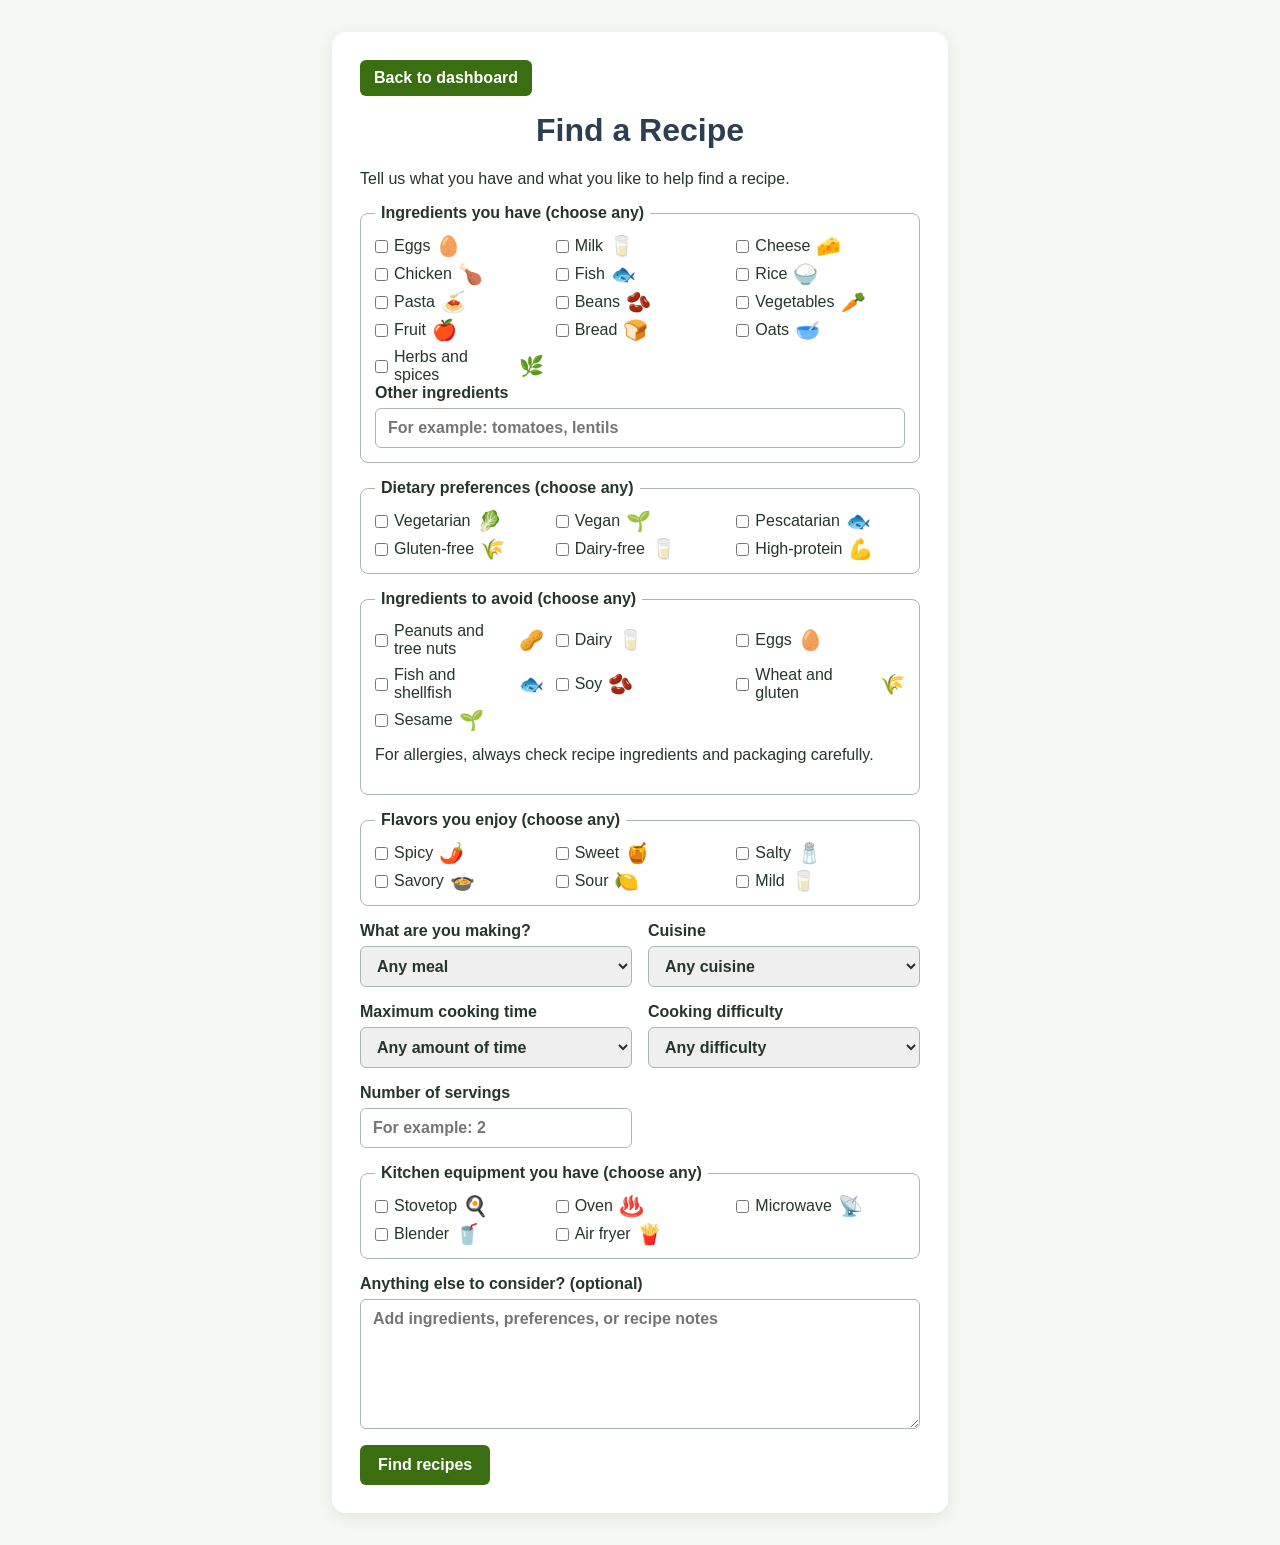
<file: heatlth-tracking-website/test.html>
<!DOCTYPE html>
<html lang="en">
<head>
    <meta charset="UTF-8">
    <meta name="viewport" content="width=device-width, initial-scale=1.0">
    <link rel="manifest" href="manifest.webmanifest">
    <meta name="theme-color" content="#1565c0">
    <title>Recipe Finder</title>
    <link rel="stylesheet" href="style.css">
</head>
<body class="question-page">
    <main class="question-form-card">
        <a class="question-back-link" href="dashboard.html">Back to dashboard</a>
        <h1>Find a Recipe</h1>
        <p>Tell us what you have and what you like to help find a recipe.</p>

        <form id="recipe-form" class="question-form">
            <fieldset class="ingredient-question">
                <legend>Ingredients you have (choose any)</legend>
                <div class="ingredient-options">
                    <label><input type="checkbox" name="ingredients" value="eggs">
                        <span>Eggs</span><span class="ingredient-doodle" aria-hidden="true">🥚</span>
                    </label>
                    <label><input type="checkbox" name="ingredients" value="milk">
                        <span>Milk</span><span class="ingredient-doodle" aria-hidden="true">🥛</span>
                    </label>
                    <label><input type="checkbox" name="ingredients" value="cheese">
                        <span>Cheese</span><span class="ingredient-doodle" aria-hidden="true">🧀</span>
                    </label>
                    <label><input type="checkbox" name="ingredients" value="chicken">
                        <span>Chicken</span><span class="ingredient-doodle" aria-hidden="true">🍗</span>
                    </label>
                    <label><input type="checkbox" name="ingredients" value="fish">
                        <span>Fish</span><span class="ingredient-doodle" aria-hidden="true">🐟</span>
                    </label>
                    <label><input type="checkbox" name="ingredients" value="rice">
                        <span>Rice</span><span class="ingredient-doodle" aria-hidden="true">🍚</span>
                    </label>
                    <label><input type="checkbox" name="ingredients" value="pasta">
                        <span>Pasta</span><span class="ingredient-doodle" aria-hidden="true">🍝</span>
                    </label>
                    <label><input type="checkbox" name="ingredients" value="beans">
                        <span>Beans</span><span class="ingredient-doodle" aria-hidden="true">🫘</span>
                    </label>
                    <label><input type="checkbox" name="ingredients" value="vegetables">
                        <span>Vegetables</span><span class="ingredient-doodle" aria-hidden="true">🥕</span>
                    </label>
                    <label><input type="checkbox" name="ingredients" value="fruit">
                        <span>Fruit</span><span class="ingredient-doodle" aria-hidden="true">🍎</span>
                    </label>
                    <label><input type="checkbox" name="ingredients" value="bread">
                        <span>Bread</span><span class="ingredient-doodle" aria-hidden="true">🍞</span>
                    </label>
                    <label><input type="checkbox" name="ingredients" value="oats">
                        <span>Oats</span><span class="ingredient-doodle" aria-hidden="true">🥣</span>
                    </label>
                    <label><input type="checkbox" name="ingredients" value="herbs and spices">
                        <span>Herbs and spices</span><span class="ingredient-doodle" aria-hidden="true">🌿</span>
                    </label>
                </div>
                <label class="question-field" for="other-ingredients">
                    Other ingredients
                    <input id="other-ingredients" name="otherIngredients"
                        placeholder="For example: tomatoes, lentils">
                </label>
            </fieldset>

            <fieldset class="ingredient-question">
                <legend>Dietary preferences (choose any)</legend>
                <div class="ingredient-options">
                    <label><input type="checkbox" name="diet" value="vegetarian">
                        <span>Vegetarian</span><span class="ingredient-doodle" aria-hidden="true">🥬</span>
                    </label>
                    <label><input type="checkbox" name="diet" value="vegan">
                        <span>Vegan</span><span class="ingredient-doodle" aria-hidden="true">🌱</span>
                    </label>
                    <label><input type="checkbox" name="diet" value="pescatarian">
                        <span>Pescatarian</span><span class="ingredient-doodle" aria-hidden="true">🐟</span>
                    </label>
                    <label><input type="checkbox" name="diet" value="gluten-free">
                        <span>Gluten-free</span><span class="ingredient-doodle" aria-hidden="true">🌾</span>
                    </label>
                    <label><input type="checkbox" name="diet" value="dairy-free">
                        <span>Dairy-free</span><span class="ingredient-doodle" aria-hidden="true">🥛</span>
                    </label>
                    <label><input type="checkbox" name="diet" value="high-protein">
                        <span>High-protein</span><span class="ingredient-doodle" aria-hidden="true">💪</span>
                    </label>
                </div>
            </fieldset>

            <fieldset class="ingredient-question">
                <legend>Ingredients to avoid (choose any)</legend>
                <div class="ingredient-options">
                    <label><input type="checkbox" name="avoid" value="peanuts and tree nuts">
                        <span>Peanuts and tree nuts</span><span class="ingredient-doodle" aria-hidden="true">🥜</span>
                    </label>
                    <label><input type="checkbox" name="avoid" value="dairy">
                        <span>Dairy</span><span class="ingredient-doodle" aria-hidden="true">🥛</span>
                    </label>
                    <label><input type="checkbox" name="avoid" value="eggs">
                        <span>Eggs</span><span class="ingredient-doodle" aria-hidden="true">🥚</span>
                    </label>
                    <label><input type="checkbox" name="avoid" value="fish and shellfish">
                        <span>Fish and shellfish</span><span class="ingredient-doodle" aria-hidden="true">🐟</span>
                    </label>
                    <label><input type="checkbox" name="avoid" value="soy">
                        <span>Soy</span><span class="ingredient-doodle" aria-hidden="true">🫘</span>
                    </label>
                    <label><input type="checkbox" name="avoid" value="wheat and gluten">
                        <span>Wheat and gluten</span><span class="ingredient-doodle" aria-hidden="true">🌾</span>
                    </label>
                    <label><input type="checkbox" name="avoid" value="sesame">
                        <span>Sesame</span><span class="ingredient-doodle" aria-hidden="true">🌱</span>
                    </label>
                </div>
                <p class="ingredient-note">
                    For allergies, always check recipe ingredients and packaging carefully.
                </p>
            </fieldset>

            <fieldset class="ingredient-question">
                <legend>Flavors you enjoy (choose any)</legend>
                <div class="ingredient-options">
                    <label><input type="checkbox" name="flavors" value="spicy">
                        <span>Spicy</span><span class="ingredient-doodle" aria-hidden="true">🌶️</span>
                    </label>
                    <label><input type="checkbox" name="flavors" value="sweet">
                        <span>Sweet</span><span class="ingredient-doodle" aria-hidden="true">🍯</span>
                    </label>
                    <label><input type="checkbox" name="flavors" value="salty">
                        <span>Salty</span><span class="ingredient-doodle" aria-hidden="true">🧂</span>
                    </label>
                    <label><input type="checkbox" name="flavors" value="savory">
                        <span>Savory</span><span class="ingredient-doodle" aria-hidden="true">🍲</span>
                    </label>
                    <label><input type="checkbox" name="flavors" value="sour">
                        <span>Sour</span><span class="ingredient-doodle" aria-hidden="true">🍋</span>
                    </label>
                    <label><input type="checkbox" name="flavors" value="mild">
                        <span>Mild</span><span class="ingredient-doodle" aria-hidden="true">🥛</span>
                    </label>
                </div>
            </fieldset>

            <div class="recipe-form-grid">
                <label class="question-field" for="meal-type">
                    What are you making?
                    <select id="meal-type" name="mealType">
                        <option value="">Any meal</option>
                        <option value="breakfast">Breakfast</option>
                        <option value="lunch">Lunch</option>
                        <option value="dinner">Dinner</option>
                        <option value="snack">Snack</option>
                        <option value="dessert">Dessert</option>
                    </select>
                </label>

                <label class="question-field" for="cuisine">
                    Cuisine
                    <select id="cuisine" name="cuisine">
                        <option value="">Any cuisine</option>
                        <option value="Italian">Italian</option>
                        <option value="Mexican">Mexican</option>
                        <option value="Mediterranean">Mediterranean</option>
                        <option value="Asian">Asian</option>
                        <option value="Indian">Indian</option>
                        <option value="American">American</option>
                    </select>
                </label>

                <label class="question-field" for="prep-time">
                    Maximum cooking time
                    <select id="prep-time" name="prepTime">
                        <option value="">Any amount of time</option>
                        <option value="15 minutes">15 minutes</option>
                        <option value="30 minutes">30 minutes</option>
                        <option value="45 minutes">45 minutes</option>
                        <option value="60 minutes">1 hour</option>
                    </select>
                </label>

                <label class="question-field" for="difficulty">
                    Cooking difficulty
                    <select id="difficulty" name="difficulty">
                        <option value="">Any difficulty</option>
                        <option value="easy">Easy</option>
                        <option value="moderate">Moderate</option>
                        <option value="challenging">Challenging</option>
                    </select>
                </label>

                <label class="question-field" for="servings">
                    Number of servings
                    <input id="servings" name="servings" type="number"
                        min="1" max="20" placeholder="For example: 2">
                </label>
            </div>

            <fieldset class="ingredient-question">
                <legend>Kitchen equipment you have (choose any)</legend>
                <div class="ingredient-options">
                    <label><input type="checkbox" name="equipment" value="stovetop">
                        <span>Stovetop</span><span class="ingredient-doodle" aria-hidden="true">🍳</span>
                    </label>
                    <label><input type="checkbox" name="equipment" value="oven">
                        <span>Oven</span><span class="ingredient-doodle" aria-hidden="true">♨️</span>
                    </label>
                    <label><input type="checkbox" name="equipment" value="microwave">
                        <span>Microwave</span><span class="ingredient-doodle" aria-hidden="true">📡</span>
                    </label>
                    <label><input type="checkbox" name="equipment" value="blender">
                        <span>Blender</span><span class="ingredient-doodle" aria-hidden="true">🥤</span>
                    </label>
                    <label><input type="checkbox" name="equipment" value="air fryer">
                        <span>Air fryer</span><span class="ingredient-doodle" aria-hidden="true">🍟</span>
                    </label>
                </div>
            </fieldset>

            <label class="question-field" for="extra-notes">
                Anything else to consider? (optional)
                <textarea id="extra-notes" name="extraNotes"
                    placeholder="Add ingredients, preferences, or recipe notes"></textarea>
            </label>

            <button type="submit">Find recipes</button>
        </form>

        <section id="recipe-results" class="recipe-results" aria-live="polite" hidden>
            <h2 id="recipe-results-title">Recipe idea</h2>
            <p id="recipe-results-message"></p>
            <article id="suggested-recipe" class="suggested-recipe" hidden>
                <div class="suggested-recipe-heading">
                    <span id="suggested-recipe-doodle" class="suggested-recipe-doodle"
                        aria-hidden="true"></span>
                    <div>
                        <h3 id="suggested-recipe-name"></h3>
                        <p id="suggested-recipe-details"></p>
                    </div>
                </div>
                <h4>Ingredients</h4>
                <ul id="suggested-recipe-ingredients"></ul>
                <h4>How to make it</h4>
                <ol id="suggested-recipe-steps"></ol>
                <p class="ingredient-note">
                    Suggestions are for inspiration. Check all ingredients carefully,
                    especially if you have a food allergy.
                </p>
                <img id="suggested-recipe-image" class="suggested-recipe-image"
                    alt="" hidden>
            </article>
            <button id="another-recipe-button" type="button" hidden>
                Show another matching recipe
            </button>
        </section>
    </main>

    <script>
        const recipeForm = document.getElementById('recipe-form');
        const recipeResults = document.getElementById('recipe-results');
        const recipeResultsMessage = document.getElementById('recipe-results-message');
        const suggestedRecipe = document.getElementById('suggested-recipe');
        const anotherRecipeButton = document.getElementById('another-recipe-button');
        const recipeImages = {
            'Chickpea and Spinach Curry':
                'https://images.unsplash.com/photo-1547592180-85f173990554?auto=format&fit=crop&w=900&q=85',
            'Chicken and Vegetable Rice Bowl':
                'https://images.unsplash.com/photo-1512621776951-a57141f2eefd?auto=format&fit=crop&w=900&q=85',
            'Black Bean and Vegetable Tacos':
                'https://images.unsplash.com/photo-1551504734-5ee1c4a1479b?auto=format&fit=crop&w=900&q=85',
            'Tomato and Vegetable Pasta':
                'https://images.unsplash.com/photo-1473093295043-cdd812d0e601?auto=format&fit=crop&w=900&q=85',
            'Fruit and Honey Overnight Oats':
                'https://images.unsplash.com/photo-1490645935967-10de6ba17061?auto=format&fit=crop&w=900&q=85',
            'Vegetable and Cheese Omelette':
                'https://images.unsplash.com/photo-1525351484163-7529414344d8?auto=format&fit=crop&w=900&q=85',
            'Salmon and Vegetable Rice':
                'https://images.unsplash.com/photo-1467003909585-2f8a72700288?auto=format&fit=crop&w=900&q=85',
            'Avocado and Tomato Toast':
                'https://images.unsplash.com/photo-1525351484163-7529414344d8?auto=format&fit=crop&w=900&q=85'
        };
        const recipeCollection = [
            {
                name: 'Chickpea and Spinach Curry',
                doodle: '🍛',
                meal: 'dinner',
                cuisine: 'Indian',
                minutes: 30,
                difficulty: 'easy',
                servings: 2,
                ingredients: ['beans', 'vegetables', 'rice', 'herbs and spices'],
                diet: ['vegetarian', 'vegan', 'gluten-free', 'dairy-free'],
                flavors: ['spicy', 'savory'],
                allergens: [],
                equipment: ['stovetop'],
                ingredientList: [
                    '1 can chickpeas, drained',
                    '2 cups spinach or chopped vegetables',
                    '1 cup cooked rice',
                    '1 cup crushed tomatoes',
                    '1 teaspoon curry powder',
                    '1 tablespoon cooking oil'
                ],
                steps: [
                    'Warm the oil in a pan over medium heat.',
                    'Stir in the curry powder and tomatoes; simmer for 5 minutes.',
                    'Add chickpeas and vegetables. Cook until hot and tender.',
                    'Serve over cooked rice.'
                ]
            },
            {
                name: 'Chicken and Vegetable Rice Bowl',
                doodle: '🍚',
                meal: 'dinner',
                cuisine: 'Asian',
                minutes: 30,
                difficulty: 'easy',
                servings: 2,
                ingredients: ['chicken', 'rice', 'vegetables', 'herbs and spices'],
                diet: ['gluten-free', 'dairy-free', 'high-protein'],
                flavors: ['savory', 'mild'],
                allergens: [],
                equipment: ['stovetop'],
                ingredientList: [
                    '1 chicken breast, cut into small pieces',
                    '1 cup rice',
                    '2 cups chopped vegetables',
                    '1 tablespoon cooking oil',
                    'Garlic, lemon, salt, and pepper to taste'
                ],
                steps: [
                    'Cook the rice according to its package directions.',
                    'Heat oil in a pan and cook the chicken until fully cooked.',
                    'Add vegetables and cook until tender-crisp.',
                    'Season with garlic, lemon, salt, and pepper, then serve over rice.'
                ]
            },
            {
                name: 'Black Bean and Vegetable Tacos',
                doodle: '🌮',
                meal: 'dinner',
                cuisine: 'Mexican',
                minutes: 25,
                difficulty: 'easy',
                servings: 2,
                ingredients: ['beans', 'vegetables', 'herbs and spices'],
                diet: ['vegetarian', 'vegan', 'dairy-free'],
                flavors: ['spicy', 'savory'],
                allergens: ['wheat and gluten'],
                equipment: ['stovetop'],
                ingredientList: [
                    '1 can black beans, drained',
                    '4 small tortillas',
                    '1 cup chopped tomato or other vegetables',
                    '1 teaspoon cumin',
                    'Lime juice and salsa to taste'
                ],
                steps: [
                    'Warm the beans in a pan with cumin and a splash of water.',
                    'Warm the tortillas in a dry pan.',
                    'Fill each tortilla with beans and chopped vegetables.',
                    'Finish with lime juice and salsa.'
                ]
            },
            {
                name: 'Tomato and Vegetable Pasta',
                doodle: '🍝',
                meal: 'dinner',
                cuisine: 'Italian',
                minutes: 30,
                difficulty: 'easy',
                servings: 2,
                ingredients: ['pasta', 'vegetables', 'cheese', 'herbs and spices'],
                diet: ['vegetarian'],
                flavors: ['savory', 'mild'],
                allergens: ['wheat and gluten', 'dairy'],
                equipment: ['stovetop'],
                ingredientList: [
                    '160 g pasta',
                    '2 cups chopped vegetables',
                    '1 cup crushed tomatoes',
                    '1 tablespoon olive oil',
                    'Dried herbs and grated cheese (optional)'
                ],
                steps: [
                    'Cook the pasta according to its package directions.',
                    'Warm olive oil in a pan and cook the vegetables until tender.',
                    'Add crushed tomatoes and herbs; simmer for 10 minutes.',
                    'Toss the sauce with drained pasta and add cheese if desired.'
                ]
            },
            {
                name: 'Fruit and Honey Overnight Oats',
                doodle: '🥣',
                meal: 'breakfast',
                cuisine: 'American',
                minutes: 10,
                difficulty: 'easy',
                servings: 1,
                ingredients: ['oats', 'milk', 'fruit'],
                diet: ['vegetarian'],
                flavors: ['sweet', 'mild'],
                allergens: ['dairy', 'wheat and gluten'],
                equipment: [],
                ingredientList: [
                    '1/2 cup rolled oats',
                    '1/2 cup milk',
                    '1/2 cup chopped fruit',
                    '1 teaspoon honey (optional)'
                ],
                steps: [
                    'Stir the oats and milk together in a covered container.',
                    'Refrigerate for at least 4 hours or overnight.',
                    'Top with chopped fruit and honey before eating.'
                ]
            },
            {
                name: 'Vegetable and Cheese Omelette',
                doodle: '🍳',
                meal: 'breakfast',
                cuisine: 'American',
                minutes: 15,
                difficulty: 'easy',
                servings: 1,
                ingredients: ['eggs', 'cheese', 'vegetables'],
                diet: ['vegetarian', 'gluten-free', 'high-protein'],
                flavors: ['savory', 'salty'],
                allergens: ['eggs', 'dairy'],
                equipment: ['stovetop'],
                ingredientList: [
                    '2 eggs',
                    '1/4 cup chopped vegetables',
                    '2 tablespoons grated cheese',
                    '1 teaspoon cooking oil'
                ],
                steps: [
                    'Beat the eggs in a bowl.',
                    'Warm oil in a small pan and cook the vegetables until softened.',
                    'Pour in the eggs and cook gently until nearly set.',
                    'Add cheese, fold the omelette, and cook until the eggs are firm.'
                ]
            },
            {
                name: 'Salmon and Vegetable Rice',
                doodle: '🐟',
                meal: 'dinner',
                cuisine: 'Asian',
                minutes: 30,
                difficulty: 'moderate',
                servings: 2,
                ingredients: ['fish', 'rice', 'vegetables', 'herbs and spices'],
                diet: ['pescatarian', 'gluten-free', 'dairy-free', 'high-protein'],
                flavors: ['savory', 'mild'],
                allergens: ['fish and shellfish'],
                equipment: ['stovetop', 'oven'],
                ingredientList: [
                    '2 salmon fillets',
                    '1 cup rice',
                    '2 cups vegetables',
                    '1 tablespoon oil',
                    'Lemon, salt, and pepper to taste'
                ],
                steps: [
                    'Cook the rice according to its package directions.',
                    'Bake salmon at 200 C (400 F) until it flakes easily, about 12-15 minutes.',
                    'Steam or saute the vegetables until tender.',
                    'Serve the salmon and vegetables with rice and lemon.'
                ]
            },
            {
                name: 'Avocado and Tomato Toast',
                doodle: '🥑',
                meal: 'lunch',
                cuisine: 'American',
                minutes: 10,
                difficulty: 'easy',
                servings: 1,
                ingredients: ['bread', 'vegetables', 'herbs and spices'],
                diet: ['vegetarian', 'vegan', 'dairy-free'],
                flavors: ['savory', 'sour'],
                allergens: ['wheat and gluten'],
                equipment: [],
                ingredientList: [
                    '2 slices bread',
                    '1 ripe avocado',
                    '1 small tomato, sliced',
                    'Lemon juice, salt, and pepper to taste'
                ],
                steps: [
                    'Toast the bread.',
                    'Mash avocado with a squeeze of lemon juice, salt, and pepper.',
                    'Spread avocado on the toast and top with sliced tomato.'
                ]
            }
        ];
        let matchingRecipes = [];
        let nextRecipeIndex = 0;

        const selectedValues = (formData, name) =>
            formData.getAll(name).map(String);

        function recipeMatches(recipe, preferences) {
            if (preferences.diet.some(item => !recipe.diet.includes(item))) {
                return false;
            }
            if (preferences.avoid.some(item => recipe.allergens.includes(item))) {
                return false;
            }
            if (preferences.meal && recipe.meal !== preferences.meal) {
                return false;
            }
            if (preferences.cuisine && recipe.cuisine !== preferences.cuisine) {
                return false;
            }
            if (preferences.prepTime &&
                recipe.minutes > Number.parseInt(preferences.prepTime, 10)) {
                return false;
            }
            if (preferences.difficulty &&
                recipe.difficulty !== preferences.difficulty) {
                return false;
            }
            if (preferences.equipment.length > 0 &&
                recipe.equipment.some(item => !preferences.equipment.includes(item))) {
                return false;
            }
            if (preferences.ingredients.length > 0 &&
                !preferences.ingredients.some(item => recipe.ingredients.includes(item))) {
                return false;
            }
            if (preferences.otherIngredients.length > 0 &&
                !preferences.otherIngredients.some(item =>
                    recipe.ingredients.includes(item) ||
                    Object.entries({
                        avocado: 'vegetables',
                        carrot: 'vegetables',
                        chickpea: 'beans',
                        chickpeas: 'beans',
                        onion: 'vegetables',
                        pepper: 'vegetables',
                        spinach: 'vegetables',
                        tomato: 'vegetables',
                        tomatoes: 'vegetables'
                    }).some(([alias, category]) =>
                        item.includes(alias) && recipe.ingredients.includes(category)
                    ) ||
                    recipe.ingredientList.some(recipeIngredient =>
                        recipeIngredient.toLowerCase().includes(item)
                    )
                )) {
                return false;
            }

            return true;
        }

        function recipeScore(recipe, preferences) {
            return preferences.flavors.filter(item => recipe.flavors.includes(item)).length;
        }

        function scaleIngredient(item, servings, originalServings) {
            const amountMatch = item.match(/^(\d+(?:\.\d+)?|\d+\/\d+)(?=\s)/);
            if (!amountMatch) {
                return item;
            }

            const amount = amountMatch[1].includes('/')
                ? amountMatch[1].split('/').reduce(
                    (numerator, denominator) => Number(numerator) / Number(denominator)
                )
                : Number(amountMatch[1]);
            const scaledAmount = Math.round(
                amount * servings / originalServings * 100
            ) / 100;
            const remainingText = item.slice(amountMatch[0].length).trimStart();
            const unitMatch = remainingText.match(/^([a-z]+)(.*)$/i);
            if (scaledAmount !== 1 && unitMatch) {
                const pluralUnits = {
                    breast: 'breasts',
                    can: 'cans',
                    cup: 'cups',
                    egg: 'eggs',
                    fillet: 'fillets',
                    slice: 'slices',
                    tablespoon: 'tablespoons',
                    teaspoon: 'teaspoons'
                };
                const unit = unitMatch[1].toLowerCase();
                return `${scaledAmount} ${pluralUnits[unit] ?? unitMatch[1]}${unitMatch[2]}`;
            }
            return `${scaledAmount} ${remainingText}`;
        }

        function renderRecipe(recipe, servings) {
            const doodle = document.getElementById('suggested-recipe-doodle');
            const name = document.getElementById('suggested-recipe-name');
            const details = document.getElementById('suggested-recipe-details');
            const ingredientsList = document.getElementById('suggested-recipe-ingredients');
            const stepsList = document.getElementById('suggested-recipe-steps');
            const image = document.getElementById('suggested-recipe-image');
            const targetServings = Number(servings) || recipe.servings;
            const ingredientItems = recipe.ingredientList.map(item => {
                const element = document.createElement('li');
                element.textContent = scaleIngredient(
                    item,
                    targetServings,
                    recipe.servings
                );
                return element;
            });
            const stepItems = recipe.steps.map(item => {
                const element = document.createElement('li');
                element.textContent = item;
                return element;
            });

            doodle.textContent = recipe.doodle;
            name.textContent = recipe.name;
            details.textContent =
                `${recipe.cuisine} | ${recipe.minutes} min | ${recipe.difficulty} | Serves ${targetServings}`;
            image.hidden = false;
            image.alt = `${recipe.name}, prepared and ready to serve`;
            image.src = recipeImages[recipe.name];
            image.onerror = () => {
                image.hidden = true;
                recipeResultsMessage.textContent =
                    'The recipe is shown above, but its photo could not be loaded.';
            };
            ingredientsList.replaceChildren(...ingredientItems);
            stepsList.replaceChildren(...stepItems);
            suggestedRecipe.hidden = false;
            recipeResultsMessage.textContent = '';
            anotherRecipeButton.hidden = matchingRecipes.length < 2;
        }

        function showNextRecipe() {
            if (matchingRecipes.length === 0) {
                return;
            }

            const recipe = matchingRecipes[nextRecipeIndex];
            nextRecipeIndex = (nextRecipeIndex + 1) % matchingRecipes.length;
            const servings = new FormData(recipeForm).get('servings')?.toString();
            renderRecipe(recipe, servings);
        }

        recipeForm.addEventListener('submit', event => {
            event.preventDefault();
            const formData = new FormData(recipeForm);
            const otherIngredients = formData.get('otherIngredients')
                ?.toString()
                .toLowerCase()
                .split(',')
                .map(item => item.trim())
                .filter(Boolean) ?? [];
            const preferences = {
                ingredients: selectedValues(formData, 'ingredients'),
                otherIngredients,
                diet: selectedValues(formData, 'diet'),
                avoid: selectedValues(formData, 'avoid'),
                flavors: selectedValues(formData, 'flavors'),
                equipment: selectedValues(formData, 'equipment'),
                meal: formData.get('mealType')?.toString() ?? '',
                cuisine: formData.get('cuisine')?.toString() ?? '',
                prepTime: formData.get('prepTime')?.toString() ?? '',
                difficulty: formData.get('difficulty')?.toString() ?? ''
            };
            const matched = recipeCollection.filter(recipe =>
                recipeMatches(recipe, preferences)
            );
            matchingRecipes = matched.sort((first, second) =>
                recipeScore(second, preferences) - recipeScore(first, preferences)
            );
            nextRecipeIndex = 0;
            recipeResults.hidden = false;
            if (matchingRecipes.length === 0) {
                suggestedRecipe.hidden = true;
                anotherRecipeButton.hidden = true;
                recipeResultsMessage.textContent =
                    'No recipe in our current collection matches all those choices. Try removing a filter or selecting different ingredients.';
            } else {
                showNextRecipe();
            }
            recipeResults.scrollIntoView({ behavior: 'smooth', block: 'nearest' });
        });

        anotherRecipeButton.addEventListener('click', showNextRecipe);
    </script>
</body>
</html>
</file>
<file: heatlth-tracking-website/style.css>
body {
    font-family: 'Segoe UI', Tahoma, Geneva, Verdana, sans-serif;
    background-color: #f8f9fa;
    margin: 20px;
    color: #2c3e50;
}

body[hidden] {
    display: none;
}

.plant-pet {
    position: fixed;
    z-index: 5;
    top: -100px;
    left: 12px;
    width: 78px;
    height: 85px;
    pointer-events: auto;
    cursor: grab;
    touch-action: none;
    user-select: none;
}

.plant-water-bottle {
    position: fixed;
    z-index: 6;
    width: 28px;
    height: 42px;
    padding: 0;
    border: 0;
    background: transparent;
    cursor: grab;
    touch-action: none;
    user-select: none;
}

.plant-water-bottle img {
    display: block;
    width: 100%;
    height: 100%;
    pointer-events: none;
    transform: rotate(var(--bottle-tilt, 0deg));
    transform-origin: center bottom;
    transition: transform 140ms ease-out;
}

.plant-water-bottle-held img {
    animation: plant-water-bottle-wiggle 180ms ease-in-out infinite alternate;
}

@keyframes plant-water-bottle-wiggle {
    from {
        transform: rotate(calc(var(--bottle-tilt, 0deg) - 7deg));
    }
    to {
        transform: rotate(calc(var(--bottle-tilt, 0deg) + 7deg));
    }
}

.plant-water-bottle-held {
    z-index: 30;
    cursor: grabbing;
    filter: drop-shadow(0 3px 5px rgb(36 123 155 / 45%));
}

.plant-pet-water-target img {
    filter: drop-shadow(0 0 8px #6bdcff);
}

.plant-pet-golden img {
    filter: sepia(1) saturate(4) hue-rotate(2deg) brightness(1.15);
}

.plant-pet img {
    display: block;
    width: 100%;
    height: 100%;
    transform-origin: center bottom;
    pointer-events: none;
}

.plant-pet-drink-progress {
    position: absolute;
    top: -8px;
    left: 50%;
    width: 42px;
    height: 6px;
    overflow: hidden;
    border: 1px solid #247b9b;
    border-radius: 999px;
    background: #e8f7fc;
    box-shadow: 0 1px 3px rgb(0 0 0 / 20%);
    transform: translateX(-50%);
}

.plant-pet-drink-progress-fill {
    display: block;
    width: 100%;
    height: 100%;
    border-radius: inherit;
    background: linear-gradient(90deg, #45bde0, #8ce5f7);
    transform: scaleX(0);
    transform-origin: left center;
}

.plant-pet-hearts {
    position: absolute;
    top: 4px;
    left: 50%;
    display: flex;
    gap: 3px;
    transform: translateX(-50%);
}

.plant-pet-hearts:empty {
    display: none;
}

.plant-pet-hearts span {
    color: #e74c65;
    font-size: 13px;
    line-height: 1;
    animation: pet-heart-float 900ms ease-out both;
    animation-delay: calc(var(--heart-index) * 90ms);
}

.plant-pet-hearts span:nth-child(2) {
    margin-top: -7px;
}

.plant-pet-loved img {
    animation: plant-pet-loved 220ms ease-in-out 2 alternate;
}

@keyframes pet-heart-float {
    from {
        opacity: 0;
        translate: 0 8px;
        scale: .7;
    }
    20% {
        opacity: 1;
    }
    to {
        opacity: 0;
        translate: 0 -18px;
        scale: 1;
    }
}

@keyframes plant-pet-loved {
    to {
        scale: 1.08;
    }
}

.plant-pet-facing-left img {
    transform: scaleX(var(--pet-facing, 1));
}

.plant-pet-wall-left img {
    transform: rotate(90deg);
    transform-origin: center center;
}

.plant-pet-wall-right img {
    transform: rotate(-90deg);
    transform-origin: center center;
}

.plant-pet-airborne img {
    animation: plant-pet-airborne 360ms ease-in-out infinite alternate;
}

.plant-pet-dragging {
    cursor: grabbing;
}

.plant-pet-dragging img {
    animation: plant-pet-airborne 360ms ease-in-out infinite alternate;
}

@keyframes plant-pet-airborne {
    from {
        transform: scaleX(var(--pet-facing, 1)) rotate(-7deg) translateY(-2px);
    }
    to {
        transform: scaleX(var(--pet-facing, 1)) rotate(7deg) translateY(1px);
    }
}

.plant-pet-walking {
    animation: plant-pet-forward-hop 300ms ease-in-out infinite alternate;
}

.plant-pet-walking img {
    animation: plant-pet-walk-bob 420ms ease-in-out infinite alternate;
}

@keyframes plant-pet-forward-hop {
    0% {
        transform: translate3d(0, 0, 0);
    }
    35% {
        transform: translate3d(var(--pet-walk-drift, 5px), -8px, 0);
    }
    100% {
        transform: translate3d(var(--pet-walk-drift, 5px), 0, 0);
    }
}

@keyframes plant-pet-walk-bob {
    from {
        translate: 0 0;
    }
    to {
        translate: 0 -4px;
    }
}

@media (prefers-reduced-motion: reduce) {
    .plant-pet-walking img,
    .plant-pet-airborne img,
    .plant-pet-dragging img,
    .plant-pet-loved img,
    .plant-pet-hearts span {
        animation: none;
    }

    .plant-water-bottle img,
    .plant-water-bottle-held img {
        transition: none;
        animation: none;
    }
}

.account-bar {
    position: sticky;
    top: 0;
    z-index: 20;
    display: flex;
    justify-content: center;
    align-items: center;
    gap: 16px;
    margin: -20px -20px 16px;
    padding: 10px 20px;
    background-color: #1565c0;
    box-shadow: 0 2px 8px rgba(0, 0, 0, 0.16);
}

.dashboard-nav {
    display: flex;
    align-items: center;
    justify-content: center;
    flex-wrap: wrap;
    gap: 8px;
    flex: 1;
}

.dashboard-nav a {
    display: inline-block;
    padding: 9px 12px;
    border-radius: 6px;
    color: #ffffff;
    font: inherit;
    font-weight: 600;
    text-decoration: none;
    transition: background-color 150ms ease, transform 150ms ease;
}

.dashboard-nav a:hover,
.dashboard-nav a:focus-visible {
    background-color: #0d47a1;
    transform: translateY(-1px);
}

.dashboard-nav a:focus-visible {
    outline: 2px solid #ffffff;
    outline-offset: 2px;
}

#dashboard-home,
#activities-section,
#daily-overview,
#recipe-ideas {
    scroll-margin-top: 84px;
}

@media (max-width: 600px) {
    .account-bar {
        align-items: flex-start;
        padding: 10px 12px;
        margin-right: -20px;
        margin-left: -20px;
    }

    .dashboard-nav {
        gap: 4px;
    }

    .dashboard-nav a {
        padding: 8px;
        font-size: 14px;
    }
}

.account-menu-container {
    position: relative;
}

.account-menu-container::after {
    position: absolute;
    left: 50%;
    bottom: -32px;
    width: 26px;
    height: 30px;
    margin-left: -13px;
    background: url("profile-heart.svg") center / contain no-repeat;
    content: "";
    pointer-events: none;
    transform-origin: center bottom;
    animation: profile-heartbeat 2.6s ease-in-out infinite;
}

.account-menu-container::before {
    position: absolute;
    left: 50%;
    bottom: -46px;
    width: 38px;
    height: 12px;
    margin-left: -19px;
    background: url("profile-heartbeat.svg") center / contain no-repeat;
    content: "";
    pointer-events: none;
    transform-origin: center;
    animation: monitor-pulse 2.6s ease-in-out infinite;
}

@keyframes profile-heartbeat {
    0%, 70%, 100% {
        transform: translateY(0);
    }
    76% {
        transform: translateY(-2px) scale(1.04);
    }
    82% {
        transform: translateY(0) scale(1);
    }
    88% {
        transform: translateY(-1px) scale(1.02);
    }
    94% {
        transform: translateY(0) scale(1);
    }
}

@keyframes monitor-pulse {
    0%, 70%, 100% {
        transform: scaleY(1);
    }
    76% {
        transform: scaleY(1.35);
    }
    82% {
        transform: scaleY(1);
    }
    88% {
        transform: scaleY(1.2);
    }
    94% {
        transform: scaleY(1);
    }
}

.account-bar .photo-button {
    width: 48px;
    height: 48px;
    padding: 0;
    margin: 0;
    border: 2px solid #3b6e11;
    border-radius: 50%;
    overflow: hidden;
    flex: 0 0 48px;
    background-color: #ffffff;
}

.account-bar .photo-button:hover {
    transform: scale(1.05);
}

.photo-button img {
    display: block;
    width: 100%;
    height: 100%;
    object-fit: cover;
}

.account-menu {
    position: absolute;
    z-index: 10;
    top: calc(100% + 8px);
    right: 0;
    display: grid;
    gap: 10px;
    min-width: 190px;
    padding: 14px;
    background: #ffffff;
    border: 1px solid #ecf0f1;
    border-radius: 8px;
    box-shadow: 0 4px 12px rgba(0, 0, 0, 0.12);
    overflow-wrap: anywhere;
}

.account-menu[hidden] {
    display: none;
}

.account-menu #sign-out {
    margin-top: 0;
}

.account-menu #open-stats {
    margin-top: 4px;
}

.account-menu button {
    margin: 0;
    padding: 9px 12px;
    border: 0;
    border-radius: 5px;
    background-color: #3b6e11;
    color: #ffffff;
    font: inherit;
    font-weight: 600;
    cursor: pointer;
    justify-self: center;
    text-align: center;
    width: 100%;
}

.settings-gear {
    display: inline-block;
    margin-left: 4px;
    font-size: 14px;
    line-height: 1;
}

.profile-dialog {
    width: min(360px, calc(100% - 40px));
    padding: 20px;
    border: 0;
    border-radius: 12px;
    color: #2c3e50;
    box-shadow: 0 8px 24px rgba(0, 0, 0, 0.2);
}

.favorite-recipes-dialog {
    width: min(1000px, calc(100% - 40px));
    max-height: min(85vh, 760px);
    overflow-y: auto;
}

.favorite-recipes-dialog .profile-dialog-header {
    margin-bottom: 16px;
}

.favorite-recipes-dialog .recipe-grid {
    margin-top: 12px;
}

.website-settings-dialog {
    width: min(400px, calc(100% - 40px));
}

.website-settings-dialog .profile-dialog-header {
    margin-bottom: 18px;
}

.website-settings-form {
    display: grid;
    gap: 16px;
}

.website-setting {
    display: flex;
    align-items: center;
    justify-content: space-between;
    gap: 16px;
    font-weight: 600;
}

.website-setting input[type="checkbox"] {
    width: 20px;
    height: 20px;
    accent-color: #3b6e11;
}

.website-setting select {
    width: auto;
    min-width: 135px;
    padding: 8px;
    border: 1px solid #bdc3c7;
    border-radius: 5px;
    background: #ffffff;
    color: #2c3e50;
    font: inherit;
}

.website-settings-actions {
    display: flex;
    justify-content: flex-end;
    gap: 10px;
    margin-top: 8px;
}

.website-settings-actions button {
    padding: 9px 14px;
    border: 0;
    border-radius: 5px;
    color: #ffffff;
    font: inherit;
    font-weight: 600;
    cursor: pointer;
}

.settings-cancel {
    background-color: #697675;
}

.settings-save {
    background-color: #3b6e11;
}

.settings-error {
    color: #a32626;
}

body.dark-mode {
    background-color: #17221b;
    color: #ffffff;
}

body.dark-mode h1,
body.dark-mode h2,
body.dark-mode .profile-dialog-header h2 {
    color: #ffffff;
}

body.dark-mode .account-menu,
body.dark-mode .profile-dialog,
body.dark-mode .water-reminder-dialog,
body.dark-mode .card,
body.dark-mode table {
    background-color: #243129;
    color: #ffffff;
}

body.dark-mode td {
    color: #ffffff;
    border-bottom-color: #3b4b40;
}

body.dark-mode th,
body.dark-mode p,
body.dark-mode span,
body.dark-mode label,
body.dark-mode a,
body.dark-mode .card h3,
body.dark-mode .card .value,
body.dark-mode .card .unit,
body.dark-mode .steps-done,
body.dark-mode .profile-dialog-close,
body.dark-mode .website-setting,
body.dark-mode .settings-error {
    color: #ffffff;
}

body.dark-mode input,
body.dark-mode select,
body.dark-mode textarea,
body.dark-mode option {
    background-color: #17221b;
    color: #ffffff;
    border-color: #647468;
}

body.dark-mode tr:hover td {
    background-color: #2e4034;
}

body.dark-mode .website-setting select {
    background-color: #17221b;
    color: #ffffff;
    border-color: #647468;
}

body.dark-mode .water-reminder-dialog {
    color: #ffffff;
}

.profile-dialog::backdrop {
    background: rgba(0, 0, 0, 0.5);
}

.profile-dialog-header {
    display: flex;
    align-items: center;
    justify-content: space-between;
    gap: 12px;
}

.profile-dialog-header h2 {
    margin: 0;
    color: #2c3e50;
}

.profile-dialog-close {
    padding: 0 6px;
    border: 0;
    background: transparent;
    color: #2c3e50;
    font-size: 28px;
    line-height: 1;
    cursor: pointer;
}

.water-reminder-dialog {
    width: min(340px, calc(100% - 40px));
    padding: 24px;
    border: 0;
    border-radius: 12px;
    color: #2c3e50;
    text-align: center;
    box-shadow: 0 8px 24px rgba(0, 0, 0, 0.2);
}

.water-reminder-dialog::backdrop {
    background: rgba(0, 0, 0, 0.5);
}

.water-reminder-dialog h2 {
    margin: 12px 0 8px;
}

.water-reminder-dialog p {
    margin: 0 0 20px;
}

.water-reminder-bottle {
    display: block;
    width: 54px;
    height: 68px;
    margin: 0 auto;
}

.water-reminder-dismiss {
    padding: 10px 18px;
    border: 0;
    border-radius: 5px;
    background-color: #3b6e11;
    color: #ffffff;
    font: inherit;
    font-weight: 600;
    cursor: pointer;
}

.water-reminder-dismiss:hover {
    background-color: #2e570d;
}

.profile-picture-grid {
    display: grid;
    grid-template-columns: repeat(6, minmax(0, 1fr));
    gap: 10px;
    margin-top: 20px;
}

.profile-picture-option {
    width: 100%;
    aspect-ratio: 1;
    padding: 2px;
    border: 2px solid transparent;
    border-radius: 50%;
    background: #ffffff;
    cursor: pointer;
}

.profile-picture-option[aria-pressed="true"] {
    border-color: #3b6e11;
    box-shadow: 0 0 0 2px #d7e8ce;
}

.profile-picture-option img {
    display: block;
    width: 100%;
    height: 100%;
    border-radius: 50%;
    object-fit: cover;
    animation: avatar-bob 2.4s ease-in-out infinite;
}

.profile-picture-option:nth-child(2n) img {
    animation-delay: -0.8s;
}

.profile-picture-option:nth-child(3n) img {
    animation-delay: -1.6s;
}

.profile-picture-option:hover img {
    animation-name: avatar-wiggle;
    animation-duration: 0.45s;
}

.account-bar .photo-button img {
    animation: avatar-bob 2.4s ease-in-out infinite;
}

@keyframes avatar-bob {
    0%, 100% {
        transform: translateY(0);
    }
    50% {
        transform: translateY(-3px);
    }
}

@keyframes avatar-wiggle {
    0%, 100% {
        transform: rotate(0);
    }
    30% {
        transform: rotate(-8deg);
    }
    70% {
        transform: rotate(8deg);
    }
}

@media (prefers-reduced-motion: reduce) {
    .profile-picture-option img,
    .account-bar .photo-button img,
    .account-menu-container::after,
    .account-menu-container::before {
        animation: none;
    }
}

.auth-card {
    max-width: 420px;
    margin: 8vh auto;
    padding: 24px;
    background-color: #ffffff;
    border-radius: 12px;
    box-shadow: 0 4px 12px rgba(0, 0, 0, 0.1);
}

.auth-card h1 {
    margin-top: 0;
}

.auth-card label {
    display: block;
    margin: 16px 0 6px;
    font-weight: 600;
}

.auth-card input {
    box-sizing: border-box;
    width: 100%;
    padding: 10px;
    border: 1px solid #bdc3c7;
    border-radius: 5px;
    font: inherit;
}

.auth-card button,
.account-bar button {
    margin-top: 16px;
    padding: 10px 16px;
    border: 0;
    border-radius: 5px;
    background-color: #3b6e11;
    color: #ffffff;
    font: inherit;
    font-weight: 600;
    cursor: pointer;
}

.auth-card .auth-secondary {
    background: transparent;
    color: #224605;
    padding-left: 0;
}

#auth-status[data-error="true"],
#account-status {
    color: #8c2525;
}

h1, h2 {
    text-align: center;
    color: #2c3e50;
}

h2 {
    margin-top: 30px;
    font-size: 20px;
}

.summary-container {
    display: flex;
    gap: 20px;
    justify-content: center;
    margin-bottom: 30px;
    flex-wrap: wrap;
}

.card {
    background-color: #ffffff;
    border-radius: 12px;
    padding: 20px;
    width: 220px;
    text-align: center;
    border-top: 4px solid #224605;
    box-shadow: 0 4px 6px rgba(0, 0, 0, 0.05);
}

.card.calories {
    border-top-color: #e67e22;
}

.card h3 {
    margin: 0 0 10px 0;
    font-size: 16px;
    color: #7f8c8d;
    text-transform: uppercase;
}

.card .value {
    font-size: 28px;
    font-weight: bold;
    color: #2c3e50;
}

.card .unit {
    font-size: 14px;
    color: #459ba1;
}

.card button {
    margin-top: 12px;
}

.table-container td button {
    margin-left: 8px;
}

.table-container {
    width: 80%;
    margin: 0 auto 30px auto;
    overflow-x: auto;
    max-width: 600px;
}

table {
    width: 100%;
    border-collapse: collapse;
    margin-bottom: 20px;
    background-color: white;
    border-radius: 8px;
    overflow: hidden;
    box-shadow: 0 2px 5px rgba(0,0,0,0.05);
}

th {
    background-color: #3b6e11;
    color: white;
    padding: 12px;
    text-align: left;
    font-weight: 600;
}

td {
    padding: 10px 12px;
    border-bottom: 1px solid #ecf0f1;
    color: #2c3e50;
    vertical-align: middle;
}

td progress {
    display: block;
    width: 140px;
    max-width: 100%;
    height: 14px;
    margin-bottom: 4px;
    accent-color: #3b6e11;
}

td progress + span {
    font-size: 13px;
}

tr:hover td {
    background-color: #f1f8f9;
}

/* Centrare container buton */
.button-container {
    display: flex;
    align-items: center;
    justify-content: center;
    gap: 12px;
    text-align: center;
    margin-bottom: 30px;
}

.button-container button {
    padding: 10px 16px;
    border: 0;
    border-radius: 5px;
    background-color: #3b6e11;
    color: #ffffff;
    font: inherit;
    font-weight: 600;
    cursor: pointer;
}

#reset-all-stats {
    padding: 7px 12px;
    background-color: #b64141;
    font-size: 14px;
}

#reset-all-stats:hover {
    background-color: #963535;
}

.reset-confirm-actions {
    display: flex;
    justify-content: center;
    gap: 10px;
    margin-top: 20px;
}

.reset-confirm-actions button {
    padding: 9px 14px;
    border: 0;
    border-radius: 5px;
    color: #ffffff;
    font: inherit;
    font-weight: 600;
    cursor: pointer;
}

#cancel-reset {
    background-color: #3b6e11;
}

#confirm-reset {
    background-color: #b64141;
    transform-origin: center;
    transition: transform 180ms ease;
}

.button-container a {
    display: inline-block;
    padding: 10px 16px;
    border-radius: 5px;
    background-color: #3b6e11;
    color: #ffffff;
    font-weight: 600;
    text-decoration: none;
}

/* Stil buton apă */
#calories-intake,
#calories-burned {
    padding: 10px 20px;
    background-color: #4CAF50;
    color: white;
    border: none;
    border-radius: 5px;
    font-weight: 600;
    cursor: pointer;
    transition: background-color 0.2s, transform 0.1s;
}

#calories-intake:hover,
#calories-burned:hover {
    background-color: #45a049;
    transform: scale(1.03);
}

#calories-intake:active,
#calories-burned:active {
    transform: scale(0.98);
}
#calories-intake {
    padding: 10px 20px;
    background-color: #4CAF50;
    color: white;
    border: none;
    border-radius: 5px;
    font-weight: 600;
    cursor: pointer;
    transition: background-color 0.2s, transform 0.1s;
}

#water-intake:hover {
    background-color: #45a049;
    transform: scale(1.03);
}

#water-intake:active {
    transform: scale(0.98);
}
#water-intake {
    padding: 10px 20px;
    background-color: #4CAF50;
    color: white;
    border: none;
    border-radius: 5px;
    font-weight: 600;
    cursor: pointer;
    transition: background-color 0.2s, transform 0.1s;
}

#water-intake:hover {
    background-color: #45a049;
    transform: scale(1.03);
}

#water-intake:active {
    transform: scale(0.98);
}
#water-intake {
    padding: 10px 20px;
    background-color: #4CAF50;
    color: white;
    border: none;
    border-radius: 5px;
    font-weight: 600;
    cursor: pointer;
    transition: background-color 0.2s, transform 0.1s;
}

#water-intake:hover {
    background-color: #45a049;
    transform: scale(1.03);
}

#water-intake:active {
    transform: scale(0.98);
}

#continue-to-dashboard {
    padding: 10px 20px;
    background-color: #b64141;
    color: white;
    border: none;
    border-radius: 5px;
    font-weight: 600;
    cursor: pointer;
    transition: background-color 0.2s, transform 0.1s;
}
#steps {
    padding: 10px 20px;
    background-color: #4CAF50;
    color: white;
    border: none;
    border-radius: 5px;
    font-weight: 600;
    cursor: pointer;
    transition: background-color 0.2s, transform 0.1s;
}

#sign-out {
    padding: 10px 20px;
    background-color: #b64141;
    color: #ffffff;
    border: none;
    border-radius: 5px;
    font-weight: 600;
    margin: 0;
    cursor: pointer;
    transition: background-color 0.2s, transform 0.1s;
}

.recipe-grid {
    display: grid;
    grid-template-columns: repeat(auto-fit, minmax(220px, 1fr));
    gap: 16px;
}

.recipe-card-container {
    position: relative;
    min-width: 0;
}

.recipe-card {
    position: relative;
    display: flex;
    min-height: 260px;
    flex-direction: column;
    justify-content: flex-end;
    overflow: hidden;
    padding: 20px;
    border-radius: 12px;
    color: #ffffff;
    text-decoration: none;
    background-color: #284b20;
    box-shadow: 0 4px 8px rgb(0 0 0 / 15%);
    isolation: isolate;
}

.recipe-favorite {
    position: absolute;
    z-index: 1;
    top: 10px;
    right: 10px;
    display: grid;
    width: 42px;
    height: 42px;
    place-items: center;
    padding: 0;
    border: 0;
    border-radius: 50%;
    color: #ffffff;
    background: rgb(0 0 0 / 48%);
    font-size: 28px;
    line-height: 1;
    cursor: pointer;
    transition: color 150ms ease, background-color 150ms ease,
        transform 150ms ease;
}

.recipe-favorite:hover {
    transform: scale(1.08);
}

.recipe-favorite[aria-pressed="true"] {
    color: #ff526c;
    background: #ffffff;
}

.recipe-favorite:focus-visible {
    outline: 3px solid #ffffff;
    outline-offset: 3px;
}

.recipe-favorite:disabled {
    cursor: not-allowed;
    opacity: .6;
}

.recipe-favorite-status {
    min-height: 1.2em;
    margin: 0 0 10px;
}

.recipe-card::after {
    position: absolute;
    z-index: -1;
    inset: 0;
    background: linear-gradient(transparent 25%, rgb(0 0 0 / 78%));
    content: '';
}

.recipe-card img {
    position: absolute;
    z-index: -2;
    inset: 0;
    width: 100%;
    height: 100%;
    object-fit: cover;
    transition: transform 180ms ease-out;
}

.recipe-card h3,
.recipe-card p {
    margin: 0;
    color: inherit;
    text-align: left;
    text-transform: none;
}

.recipe-card h3 {
    margin-bottom: 6px;
    font-size: 20px;
}

.recipe-card p {
    font-size: 14px;
}

.recipe-card:hover img,
.recipe-card:focus-visible img {
    transform: scale(1.05);
}

.recipe-card:focus-visible {
    outline: 3px solid #247b9b;
    outline-offset: 3px;
}

.question-page {
    margin: 0;
    padding: 32px 16px;
    background: #f4f7f2;
    color: #26352b;
}

.question-form-card {
    max-width: 560px;
    margin: 0 auto;
    padding: 28px;
    border-radius: 14px;
    background: #ffffff;
    box-shadow: 0 4px 16px rgb(0 0 0 / 8%);
}

.question-back-link {
    display: inline-block;
    margin-bottom: 16px;
    padding: 9px 14px;
    border-radius: 6px;
    background: #3b6e11;
    color: #ffffff;
    font-weight: 600;
    text-decoration: none;
}

.question-back-link:hover {
    background: #2e580c;
}

.question-form-card h1 {
    margin-top: 0;
}

.question-form {
    display: grid;
    gap: 16px;
}

.recipe-form-grid {
    display: grid;
    grid-template-columns: repeat(auto-fit, minmax(200px, 1fr));
    gap: 16px;
}

.ingredient-question {
    min-width: 0;
    margin: 0;
    padding: 14px;
    border: 1px solid #aab7ad;
    border-radius: 8px;
}

.ingredient-question legend {
    padding: 0 6px;
    font-weight: 600;
}

.ingredient-options {
    display: grid;
    grid-template-columns: repeat(auto-fit, minmax(140px, 1fr));
    gap: 8px 12px;
}

.question-form .ingredient-options label {
    display: flex;
    align-items: center;
    justify-self: start;
    width: max-content;
    max-width: 100%;
    gap: 6px;
    font-weight: 400;
}

.question-form .ingredient-options input[type="checkbox"] {
    flex: 0 0 auto;
    width: auto;
    margin: 0;
    accent-color: #3b6e11;
}

.ingredient-doodle {
    flex: 0 0 auto;
    font-size: 20px;
    line-height: 1;
}

.ingredient-error {
    margin: 12px 0 0;
    color: #b64141;
}

.question-form label {
    display: grid;
    gap: 6px;
    font-weight: 600;
}

.question-form input,
.question-form select,
.question-form textarea {
    box-sizing: border-box;
    width: 100%;
    padding: 10px 12px;
    border: 1px solid #aab7ad;
    border-radius: 6px;
    color: inherit;
    font: inherit;
}

.question-form textarea {
    min-height: 130px;
    resize: vertical;
}

.question-form button {
    justify-self: start;
    padding: 11px 18px;
    border: 0;
    border-radius: 6px;
    background: #3b6e11;
    color: #ffffff;
    font: inherit;
    font-weight: 600;
    cursor: pointer;
}

.question-form button:hover {
    background: #2e580c;
}

.recipe-results {
    margin-top: 24px;
    padding: 18px;
    border-radius: 8px;
    background: #f0f6ec;
}

.recipe-results h2 {
    margin: 0 0 8px;
}

.recipe-results p {
    overflow-wrap: anywhere;
}

.suggested-recipe {
    display: grid;
    gap: 8px;
}

.suggested-recipe h4 {
    margin: 8px 0 0;
}

.suggested-recipe-image {
    display: block;
    width: min(100%, 360px);
    max-height: 240px;
    margin: 8px auto 0;
    border-radius: 10px;
    object-fit: cover;
}

.question-submit-link {
    display: inline-block;
    padding: 11px 18px;
    border-radius: 6px;
    background: #3b6e11;
    color: #ffffff;
    font-weight: 600;
    text-decoration: none;
}

.question-submit-link:hover {
    background: #2e580c;
}

.question-page :focus-visible {
    outline: 3px solid #247b9b;
    outline-offset: 2px;
}

.question-page #form-status {
    min-height: 1.5em;
}

#take-test {
    display: block;
    margin: 0 auto 30px auto;
    padding: 10px 20px;
    background-color: #3b6e11;
    color: #ffffff;
    border: none;
    border-radius: 5px;
    font-weight: 600;
    cursor: pointer;
    transition: background-color 0.2s, transform 0.1s;
    top: 20px;
    appearance: 16px;
}

#take-test:hover {
    background-color: #2e570d;
}

#take-test:active {
    transform: scale(0.98);
}

#another-recipe-button {
    display: block;
    margin: 20px auto 0 auto;
    padding: 10px 20px;
    background-color: #3b6e11;
    color: #ffffff;
    border: none;
    border-radius: 5px;
    font-weight: 600;
    cursor: pointer;
    transition: background-color 0.2s, transform 0.1s;
}

#random-recipe-button:hover {
    background-color: #2e570d;
}

.meal-page {
    min-height: 100vh;
    background:
        radial-gradient(ellipse at 50% 0, rgba(241, 210, 174, 0.36), transparent 48%),
        #f8f7f2;
}

.meal-page main {
    width: min(900px, 100%);
    margin: 0 auto;
}

.meal-page h1 {
    margin: 34px 0 4px;
    color: #344d3a;
    font-size: clamp(30px, 5vw, 42px);
    letter-spacing: -1px;
}

.meal-page-intro {
    margin: 0 0 28px;
    color: #718071;
    text-align: center;
}

.meal-tracker {
    box-sizing: border-box;
    width: min(760px, 100%);
    margin: 0 auto 36px;
    padding: 28px;
    border: 1px solid #f0e6d8;
    border-top: 5px solid #e99354;
    border-radius: 18px;
    background: #ffffff;
    box-shadow: 0 14px 36px rgba(87, 60, 32, 0.11);
}

.meal-tracker h2 {
    margin: 0 0 8px;
    color: #344d3a;
    font-size: 26px;
}

.meal-tracker-date {
    margin: 8px 0;
    text-align: center;
}

.meal-tracker-date {
    color: #718071;
    font-size: 15px;
}

.meal-calorie-card {
    box-sizing: border-box;
    display: grid;
    justify-items: center;
    gap: 14px;
    width: min(100%, 340px);
    margin: 20px auto 24px;
    padding: 20px;
    border: 1px solid #f4dec9;
    border-radius: 16px;
    background: linear-gradient(145deg, #fffaf4, #fff3e6);
    color: #75431f;
}

.meal-calorie-card h3 {
    margin: 0;
    color: #75431f;
    font-size: 16px;
    letter-spacing: .04em;
    text-transform: uppercase;
}

.meal-calorie-chart {
    display: grid;
    width: 170px;
    aspect-ratio: 1;
    place-items: center;
    border-radius: 50%;
    background: var(--meal-chart-gradient, #e8eae4);
    box-shadow: 0 5px 14px rgba(87, 60, 32, 0.12);
    transition: background 250ms ease;
}

.meal-calorie-chart-center {
    display: grid;
    align-content: center;
    justify-items: center;
    width: 70%;
    aspect-ratio: 1;
    border-radius: 50%;
    background: #fffdf9;
    box-shadow: inset 0 0 0 1px rgba(117, 67, 31, 0.08);
}

.meal-calorie-chart-center strong {
    color: #344d3a;
    font-size: 30px;
    line-height: 1.1;
}

.meal-calorie-chart-center span {
    margin-top: 4px;
    color: #718071;
    font-size: 13px;
    font-weight: 600;
    letter-spacing: .08em;
    text-transform: uppercase;
}

.meal-calorie-goal {
    margin: 0;
    color: #75431f;
    font-size: 14px;
    font-weight: 600;
    text-align: center;
}

.meal-calorie-progress {
    display: block;
    width: min(100%, 230px);
    height: 10px;
    margin-top: -7px;
    accent-color: #d97843;
}

.meal-calorie-progress[hidden] {
    display: none;
}

.set-calorie-goal {
    color: #a6532d;
    font-size: 14px;
    font-weight: 600;
    text-decoration: underline;
    text-underline-offset: 3px;
}

.meal-calorie-legend {
    display: grid;
    grid-template-columns: repeat(2, minmax(0, 1fr));
    gap: 8px 14px;
    width: 100%;
    margin: 0;
    padding: 0;
    list-style: none;
}

.meal-calorie-legend li {
    display: flex;
    align-items: center;
    gap: 7px;
    color: #5f685f;
    font-size: 13px;
}

.meal-history {
    box-sizing: border-box;
    width: min(760px, 100%);
    margin: 0 auto 24px;
    padding: 22px;
    border: 1px solid #f0e6d8;
    border-radius: 16px;
    background: #ffffff;
    box-shadow: 0 8px 24px rgba(87, 60, 32, 0.08);
}

.meal-history-heading {
    display: flex;
    align-items: baseline;
    justify-content: space-between;
    gap: 12px;
    margin-bottom: 14px;
}

.meal-history-heading h2 {
    margin: 0;
    color: #344d3a;
    font-size: 21px;
}

.meal-history-heading > span {
    color: #718071;
    font-size: 13px;
}

.meal-history-chart {
    display: grid;
    grid-template-columns: repeat(7, minmax(0, 1fr));
    gap: 8px;
    min-height: 160px;
    padding: 8px 0 0;
    background: repeating-linear-gradient(
        to bottom,
        transparent 0,
        transparent 39px,
        rgba(113, 128, 113, 0.12) 40px
    );
}

.meal-history-day {
    display: grid;
    grid-template-rows: 20px minmax(70px, 1fr) 18px 16px;
    justify-items: center;
    gap: 4px;
    min-width: 0;
    text-align: center;
}

.meal-history-value {
    overflow: hidden;
    width: 100%;
    color: #75431f;
    font-size: 11px;
    font-weight: 700;
    text-overflow: ellipsis;
    white-space: nowrap;
}

.meal-history-track {
    display: flex;
    align-items: flex-end;
    justify-content: center;
    width: 100%;
    height: 100%;
}

.meal-history-bar {
    width: min(28px, 70%);
    min-height: 0;
    border-radius: 6px 6px 2px 2px;
    background: linear-gradient(180deg, #f0ad71, #d97843);
    transition: height 250ms ease;
}

.meal-history-day:last-child .meal-history-bar {
    background: linear-gradient(180deg, #82b489, #4d8057);
}

.meal-history-label {
    color: #46564a;
    font-size: 12px;
    font-weight: 700;
}

.meal-history-date {
    color: #879187;
    font-size: 10px;
}

.meal-history-status {
    margin: 10px 0 0;
    color: #9a482c;
    font-size: 13px;
}

.meal-calorie-swatch {
    flex: 0 0 10px;
    width: 10px;
    height: 10px;
    border-radius: 50%;
    background: var(--meal-type-color);
}

.meal-form {
    display: grid;
    grid-template-columns: repeat(3, minmax(0, 1fr)) auto;
    align-items: end;
    gap: 12px;
    padding: 18px;
    border: 1px solid #edf0e9;
    border-radius: 12px;
    background: #f8faf6;
}

.meal-form label {
    display: grid;
    gap: 6px;
    color: #445447;
    font-size: 14px;
    font-weight: 600;
}

.meal-form input,
.meal-form select {
    box-sizing: border-box;
    width: 100%;
    min-width: 0;
    padding: 10px 11px;
    border: 1px solid #d7ded5;
    border-radius: 7px;
    background: #ffffff;
    color: #2c3e50;
    font: inherit;
    transition: border-color 150ms ease, box-shadow 150ms ease;
}

.meal-form input:focus,
.meal-form select:focus {
    border-color: #e99354;
    outline: none;
    box-shadow: 0 0 0 3px rgba(233, 147, 84, 0.2);
}

.meal-form button,
.meal-remove {
    padding: 10px 15px;
    border: 0;
    border-radius: 7px;
    background: #d97843;
    color: #ffffff;
    font: inherit;
    font-weight: 600;
    cursor: pointer;
    transition: background-color 150ms ease, transform 150ms ease;
}

.meal-form button:hover,
.meal-remove:hover {
    background: #bd6032;
    transform: translateY(-1px);
}

.meal-form button:disabled,
.meal-remove:disabled {
    cursor: not-allowed;
    opacity: .6;
}

.meal-tracker-status {
    min-height: 1.2em;
    margin: 16px 0 0;
    color: #68766a;
    text-align: center;
}

.meal-list {
    display: grid;
    gap: 10px;
    margin: 14px 0 0;
    padding: 0;
    list-style: none;
}

.meal-list li {
    display: flex;
    align-items: center;
    justify-content: space-between;
    gap: 12px;
    padding: 13px 15px;
    border: 1px solid #e7ece4;
    border-radius: 10px;
    background: #ffffff;
    box-shadow: 0 3px 9px rgba(42, 63, 44, 0.05);
    animation: meal-entry-appear 180ms ease-out;
}

.meal-item-details {
    display: flex;
    align-items: center;
    flex-wrap: wrap;
    gap: 8px 12px;
    min-width: 0;
}

.meal-type {
    padding: 4px 9px;
    border-radius: 999px;
    background: #edf4e9;
    color: #42613e;
    font-size: 12px;
    font-weight: 700;
}

.meal-name {
    overflow-wrap: anywhere;
    color: #344239;
}

.meal-item-calories {
    color: #c45f2c;
    font-size: 14px;
    font-weight: 700;
}

.meal-list .meal-empty {
    justify-content: center;
    padding: 22px 16px;
    border-style: dashed;
    background: #fcfcfa;
    box-shadow: none;
    color: #7b877d;
    text-align: center;
    animation: none;
}

.meal-remove {
    flex: 0 0 auto;
    padding: 7px 11px;
    background: #718071;
    font-size: 13px;
}

.meal-remove:hover {
    background: #596858;
}

body.dark-mode.meal-page {
    background:
        radial-gradient(ellipse at 50% 0, rgba(63, 73, 50, 0.5), transparent 48%),
        #17221b;
}

body.dark-mode .meal-tracker {
    border-color: #3b4b40;
    border-top-color: #e99354;
    background: #243129;
}

body.dark-mode .meal-calorie-card {
    border-color: #72583e;
    background: linear-gradient(145deg, #342f28, #3a332a);
    color: #f8e4cb;
}

body.dark-mode .meal-calorie-goal {
    color: #f8e4cb;
}

body.dark-mode .set-calorie-goal {
    color: #ffc398;
}

body.dark-mode .meal-page h1,
body.dark-mode .meal-tracker h2,
body.dark-mode .meal-calorie-card h3,
body.dark-mode .meal-name {
    color: #ffffff;
}

body.dark-mode .meal-page-intro,
body.dark-mode .meal-tracker-date,
body.dark-mode .meal-tracker-status {
    color: #c6d0c8;
}

body.dark-mode .meal-calorie-chart-center {
    background: #243129;
    box-shadow: inset 0 0 0 1px rgba(248, 228, 203, 0.12);
}

body.dark-mode .meal-calorie-chart-center strong,
body.dark-mode .meal-calorie-legend li {
    color: #f8e4cb;
}

body.dark-mode .meal-history {
    border-color: #3b4b40;
    background: #243129;
}

body.dark-mode .meal-history-heading h2,
body.dark-mode .meal-history-value {
    color: #f8e4cb;
}

body.dark-mode .meal-history-heading > span,
body.dark-mode .meal-history-label {
    color: #d5dfd6;
}

body.dark-mode .meal-history-date {
    color: #aebaae;
}

body.dark-mode .meal-history-status {
    color: #ffc398;
}

body.dark-mode .meal-calorie-chart-center span {
    color: #c6d0c8;
}

body.dark-mode .meal-form {
    border-color: #3b4b40;
    background: #1d2a22;
}

body.dark-mode .meal-form label {
    color: #e1e9e2;
}

body.dark-mode .meal-form input,
body.dark-mode .meal-form select {
    border-color: #647468;
    background: #17221b;
    color: #ffffff;
}

body.dark-mode .meal-list li {
    border-color: #3b4b40;
    background: #1d2a22;
}

body.dark-mode .meal-type {
    background: #344b38;
    color: #d7e8d6;
}

body.dark-mode .meal-list .meal-empty {
    background: #1d2a22;
    color: #c6d0c8;
}

@keyframes meal-entry-appear {
    from {
        opacity: 0;
        transform: translateY(5px);
    }
    to {
        opacity: 1;
        transform: translateY(0);
    }
}

@media (max-width: 700px) {
    .meal-form {
        grid-template-columns: 1fr 1fr;
    }
}

@media (max-width: 440px) {
    .meal-page main {
        padding: 0 4px;
    }

    .meal-tracker {
        width: auto;
        padding: 20px 16px;
    }

    .meal-form {
        grid-template-columns: 1fr;
    }

    .meal-form button {
        width: 100%;
    }

    .meal-list li {
        align-items: flex-start;
    }

    .meal-item-details {
        gap: 7px;
    }
}

@media (prefers-reduced-motion: reduce) {
    .meal-list li {
        animation: none;
    }
}
</file>
